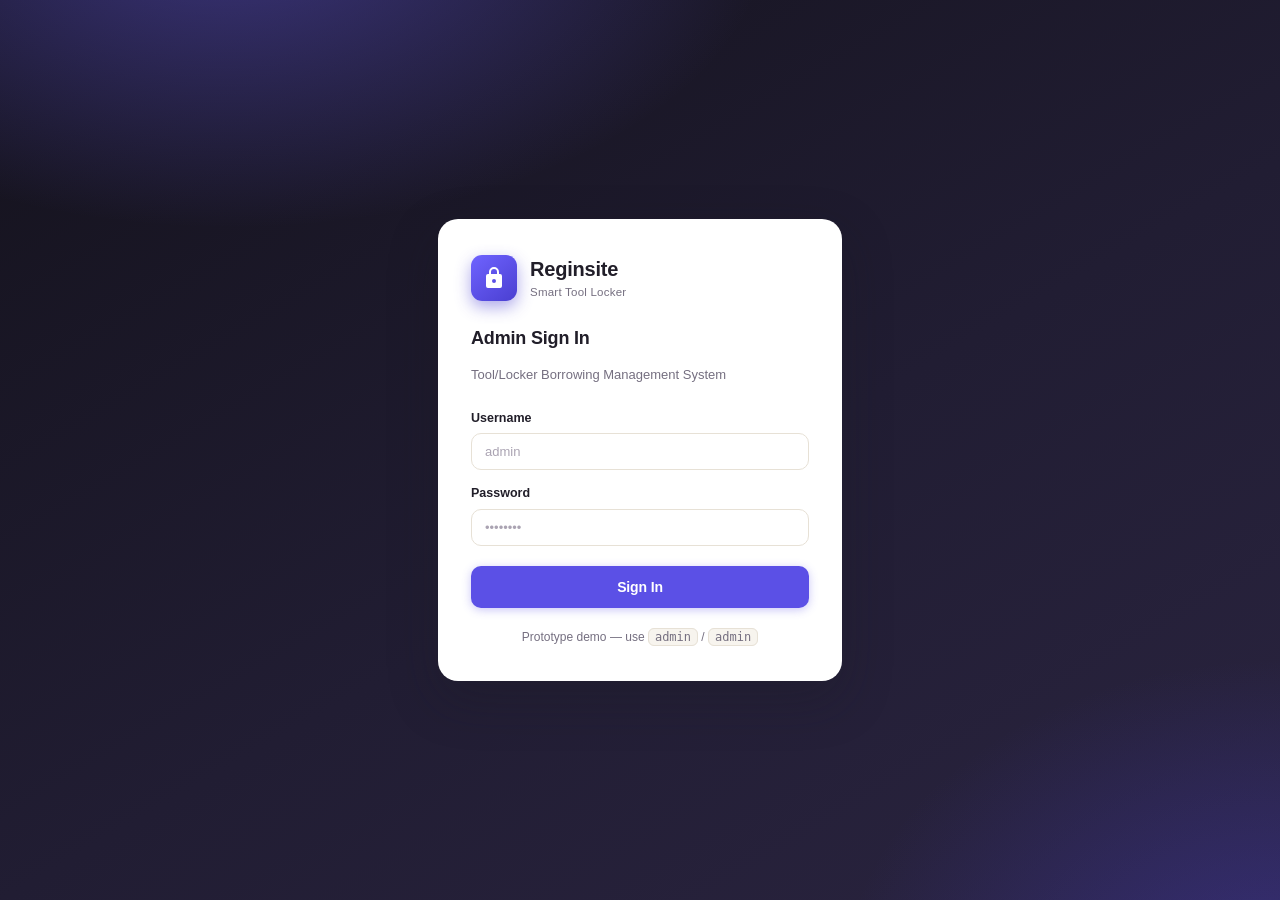
<file: index.html>
<!DOCTYPE html>
<html lang="en">
<head>
  <meta charset="UTF-8" />
  <meta name="viewport" content="width=device-width, initial-scale=1.0" />
  <title>Reginsite — Admin Login</title>
  <link rel="stylesheet" href="assets/css/styles.css" />
</head>
<body>
  <div class="login-wrap">
    <form class="login-card" id="loginForm" autocomplete="off">
      <div class="login-brand">
        <svg class="icon brand-icon" viewBox="0 0 24 24" aria-hidden="true">
          <path d="M18 8h-1V6A5 5 0 0 0 7 6v2H6a2 2 0 0 0-2 2v10a2 2 0 0 0 2 2h12a2 2 0 0 0 2-2V10a2 2 0 0 0-2-2zM9 6a3 3 0 0 1 6 0v2H9V6zm3 11a2 2 0 1 1 0-4 2 2 0 0 1 0 4z"/>
        </svg>
        <div>
          <div class="brand-name">Reginsite</div>
          <div class="brand-sub">Smart Tool Locker</div>
        </div>
      </div>

      <h2>Admin Sign In</h2>
      <p class="sub">Tool/Locker Borrowing Management System</p>

      <div class="login-err" id="loginErr">Invalid username or password.</div>

      <div class="field">
        <label for="user">Username</label>
        <input class="input" type="text" id="user" placeholder="admin" autocomplete="username" />
      </div>
      <div class="field">
        <label for="pass">Password</label>
        <input class="input" type="password" id="pass" placeholder="••••••••" autocomplete="current-password" />
      </div>

      <button class="btn btn-primary" type="submit">Sign In</button>

      <div class="login-hint">
        Prototype demo — use <code>admin</code> / <code>admin</code>
      </div>
    </form>
  </div>

  <script src="assets/js/api.js"></script>
  <script src="assets/js/app.js"></script>
  <script>
    // Already signed in? skip to dashboard.
    if (App.currentUser()) location.href = "dashboard.html";

    document.getElementById("loginForm").addEventListener("submit", function (e) {
      e.preventDefault();
      var u = document.getElementById("user").value.trim();
      var p = document.getElementById("pass").value;
      var err = document.getElementById("loginErr");
      var btn = document.querySelector(".login-card .btn-primary");
      err.classList.remove("show");
      btn.disabled = true; btn.textContent = "Signing in…";
      App.login(u, p).then(function () {
        location.href = "dashboard.html";
      })["catch"](function (ex) {
        if (ex.code === "no_db") { location.href = "api/install.php"; return; }
        err.textContent = ex.message || "Invalid username or password.";
        err.classList.add("show");
        btn.disabled = false; btn.textContent = "Sign In";
      });
    });
  </script>
</body>
</html>
</file>
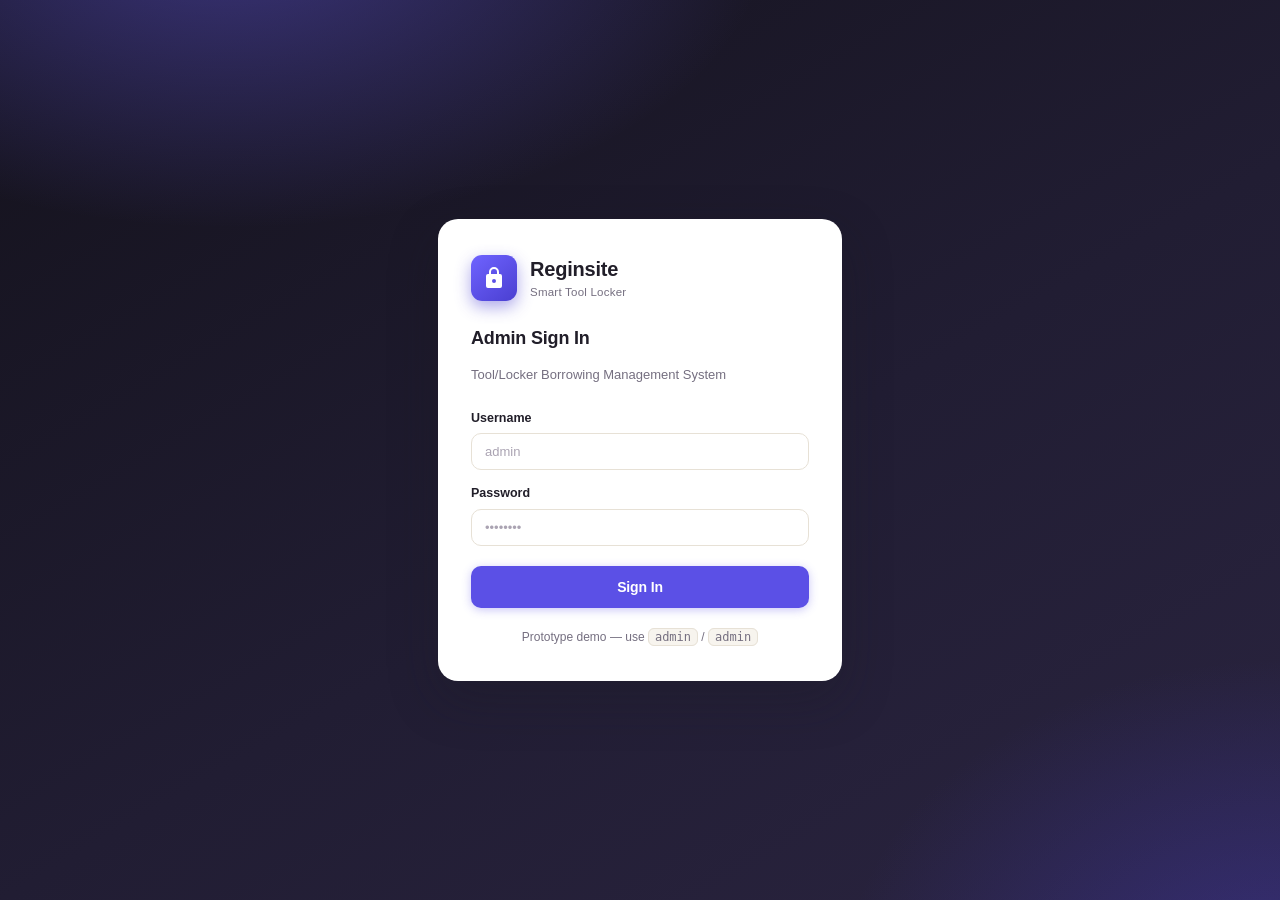
<file: banned.html>
<!DOCTYPE html>
<html lang="en">
<head>
  <meta charset="UTF-8" />
  <meta name="viewport" content="width=device-width, initial-scale=1.0" />
  <title>Banned Students — Reginsite</title>
  <link rel="stylesheet" href="assets/css/styles.css" />
</head>
<body data-page="banned">
  <div class="layout">
    <aside class="sidebar" id="sidebar"></aside>
    <div class="main">
      <header class="topbar" id="topbar"></header>
      <div class="content" id="page"></div>
    </div>
  </div>
  <script src="assets/js/api.js"></script>
  <script src="assets/js/app.js"></script>
  <script src="assets/js/pages.js"></script>
  <script>App.init(renderBanned);</script>
</body>
</html>
</file>
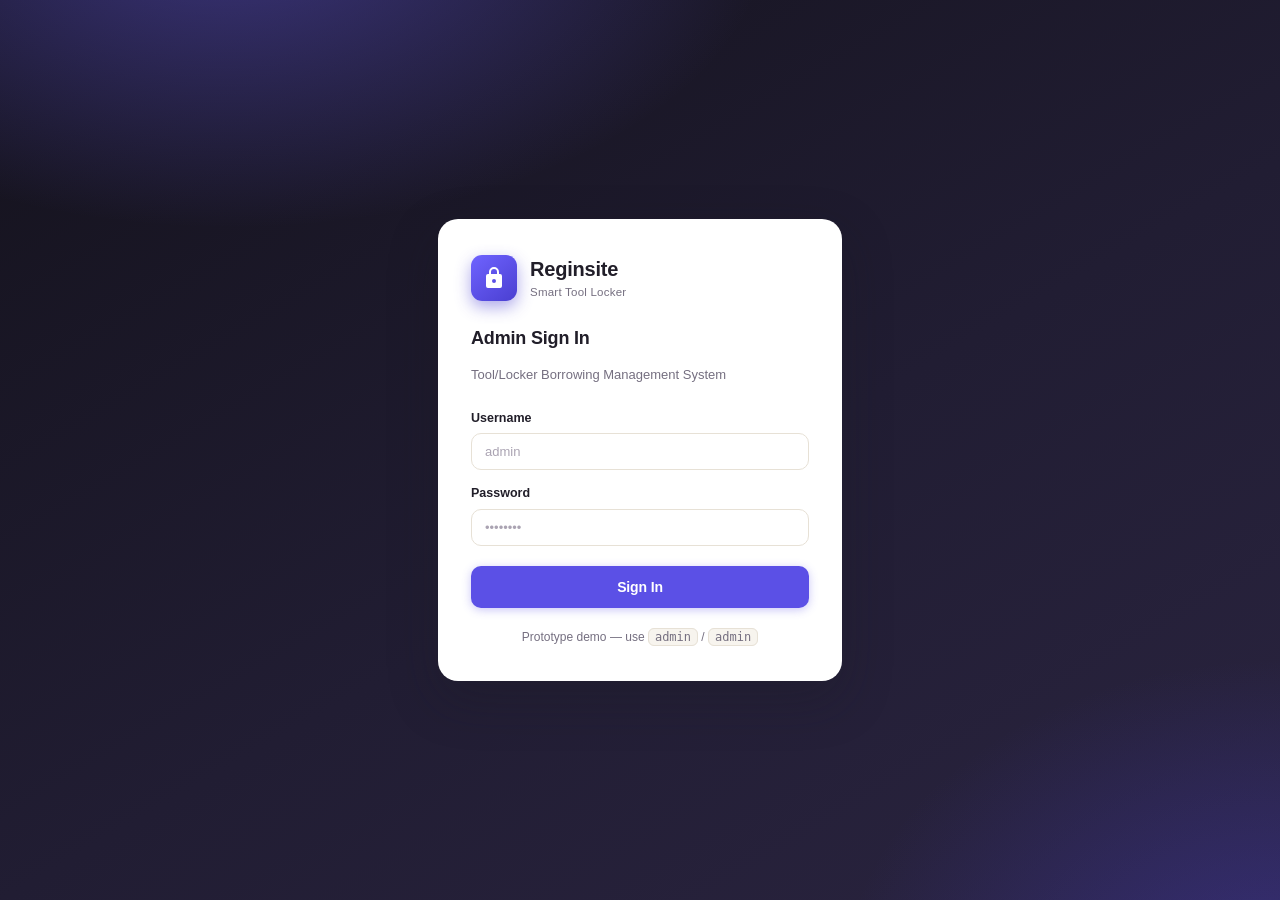
<file: borrow-log.html>
<!DOCTYPE html>
<html lang="en">
<head>
  <meta charset="UTF-8" />
  <meta name="viewport" content="width=device-width, initial-scale=1.0" />
  <title>Borrow Log — Reginsite</title>
  <link rel="stylesheet" href="assets/css/styles.css" />
</head>
<body data-page="borrow-log">
  <div class="layout">
    <aside class="sidebar" id="sidebar"></aside>
    <div class="main">
      <header class="topbar" id="topbar"></header>
      <div class="content" id="page"></div>
    </div>
  </div>
  <script src="assets/js/api.js"></script>
  <script src="assets/js/app.js"></script>
  <script src="assets/js/pages.js"></script>
  <script>App.init(renderBorrowLog);</script>
</body>
</html>
</file>
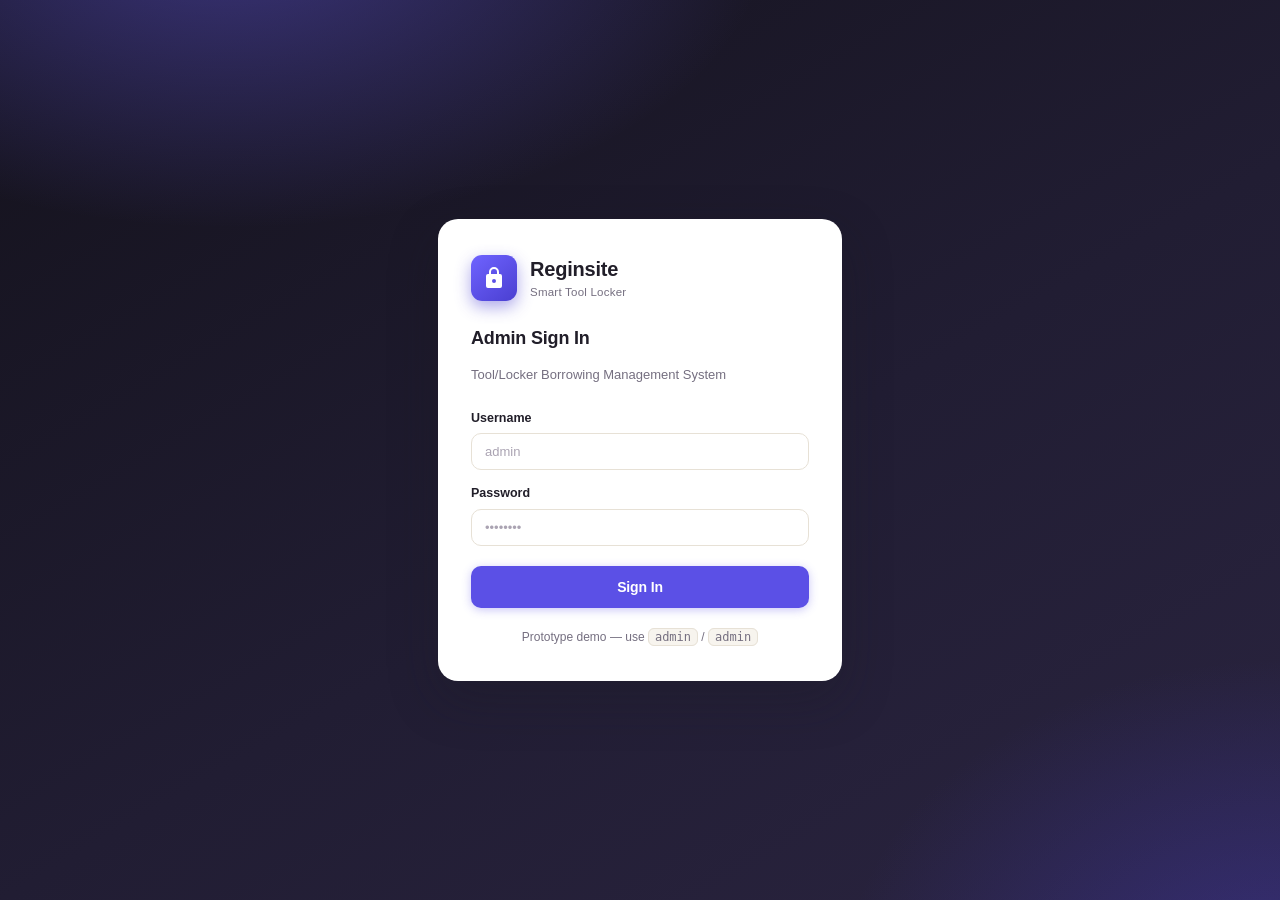
<file: dashboard.html>
<!DOCTYPE html>
<html lang="en">
<head>
  <meta charset="UTF-8" />
  <meta name="viewport" content="width=device-width, initial-scale=1.0" />
  <title>Dashboard — Reginsite</title>
  <link rel="stylesheet" href="assets/css/styles.css" />
</head>
<body data-page="dashboard">
  <div class="layout">
    <aside class="sidebar" id="sidebar"></aside>
    <div class="main">
      <header class="topbar" id="topbar"></header>
      <div class="content">
        <div class="hero">
          <div class="hero-text">
            <h2 class="hero-title">Welcome back, Administrator</h2>
            <p class="hero-sub">Live overview of tools, lockers, and student activity.</p>
          </div>
          <div class="hero-actions">
            <a class="btn btn-ghost btn-sm" href="terms.html">Terms &amp; Conditions</a>
            <a class="btn btn-primary btn-sm" href="inventory.html">+ Manage Inventory</a>
          </div>
        </div>

        <div class="kpi-grid" id="kpis"></div>

        <div class="dash-grid">
          <div class="dash-col">
            <div class="card">
              <div class="card-head">
                <h2>Locker Map</h2>
                <span class="hint" id="lockerLegend"></span>
              </div>
              <div class="card-body"><div class="locker-grid" id="lockerMap"></div></div>
            </div>
          </div>
          <div class="dash-col">
            <div class="card">
              <div class="card-head"><h2>Tool Inventory</h2><span class="hint" id="invTotal"></span></div>
              <div class="card-body" id="inventoryBreakdown"></div>
            </div>
            <div class="card">
              <div class="card-head"><h2>Alerts</h2><span class="count-pill" id="alertCount"></span></div>
              <div class="card-body" id="alerts"></div>
            </div>
            <div class="card">
              <div class="card-head"><h2>Recent Activity</h2><a class="hint" href="transactions.html">View all →</a></div>
              <div class="card-body"><div class="feed" id="feed"></div></div>
            </div>
          </div>
        </div>
      </div>
    </div>
  </div>

  <script src="assets/js/api.js"></script>
  <script src="assets/js/app.js"></script>
  <script src="assets/js/dashboard.js"></script>
  <script>App.init(renderDashboard);</script>
</body>
</html>
</file>
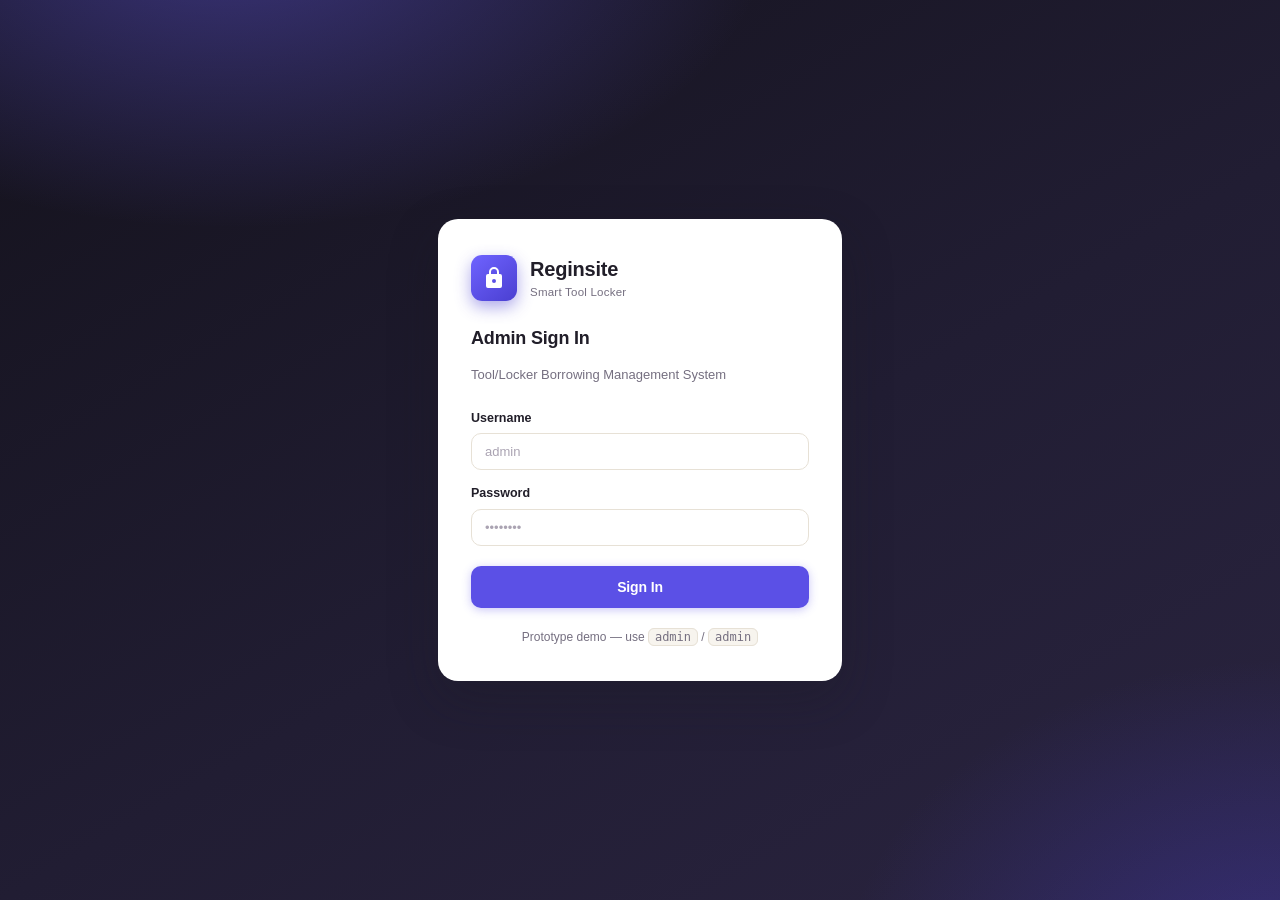
<file: inventory.html>
<!DOCTYPE html>
<html lang="en">
<head>
  <meta charset="UTF-8" />
  <meta name="viewport" content="width=device-width, initial-scale=1.0" />
  <title>Inventory — Reginsite</title>
  <link rel="stylesheet" href="assets/css/styles.css" />
</head>
<body data-page="inventory">
  <div class="layout">
    <aside class="sidebar" id="sidebar"></aside>
    <div class="main">
      <header class="topbar" id="topbar"></header>
      <div class="content" id="page"></div>
    </div>
  </div>
  <script src="assets/js/api.js"></script>
  <script src="assets/js/app.js"></script>
  <script src="assets/js/pages.js"></script>
  <script>App.init(renderInventory);</script>
</body>
</html>
</file>
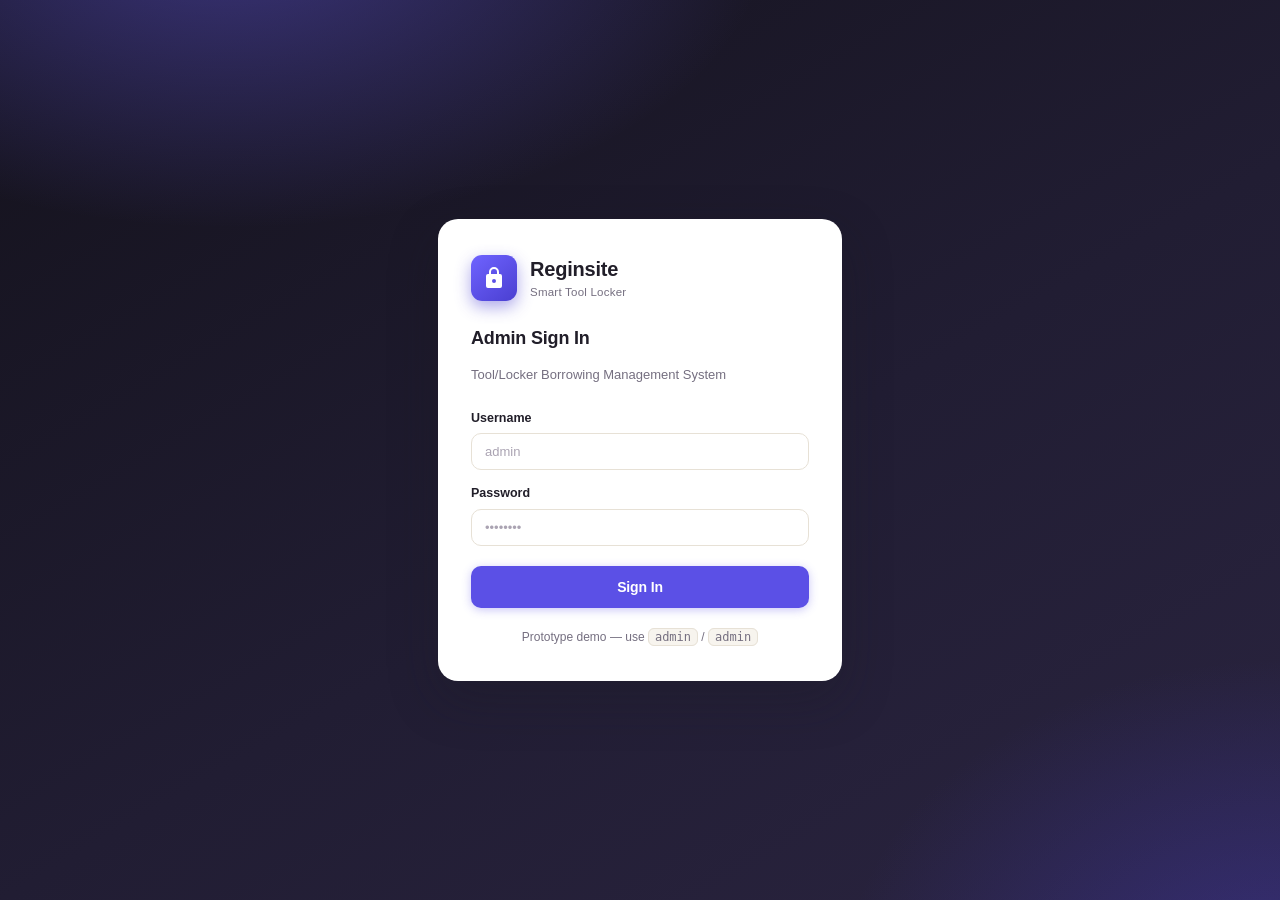
<file: return-log.html>
<!DOCTYPE html>
<html lang="en">
<head>
  <meta charset="UTF-8" />
  <meta name="viewport" content="width=device-width, initial-scale=1.0" />
  <title>Return Log — Reginsite</title>
  <link rel="stylesheet" href="assets/css/styles.css" />
</head>
<body data-page="return-log">
  <div class="layout">
    <aside class="sidebar" id="sidebar"></aside>
    <div class="main">
      <header class="topbar" id="topbar"></header>
      <div class="content" id="page"></div>
    </div>
  </div>
  <script src="assets/js/api.js"></script>
  <script src="assets/js/app.js"></script>
  <script src="assets/js/pages.js"></script>
  <script>App.init(renderReturnLog);</script>
</body>
</html>
</file>
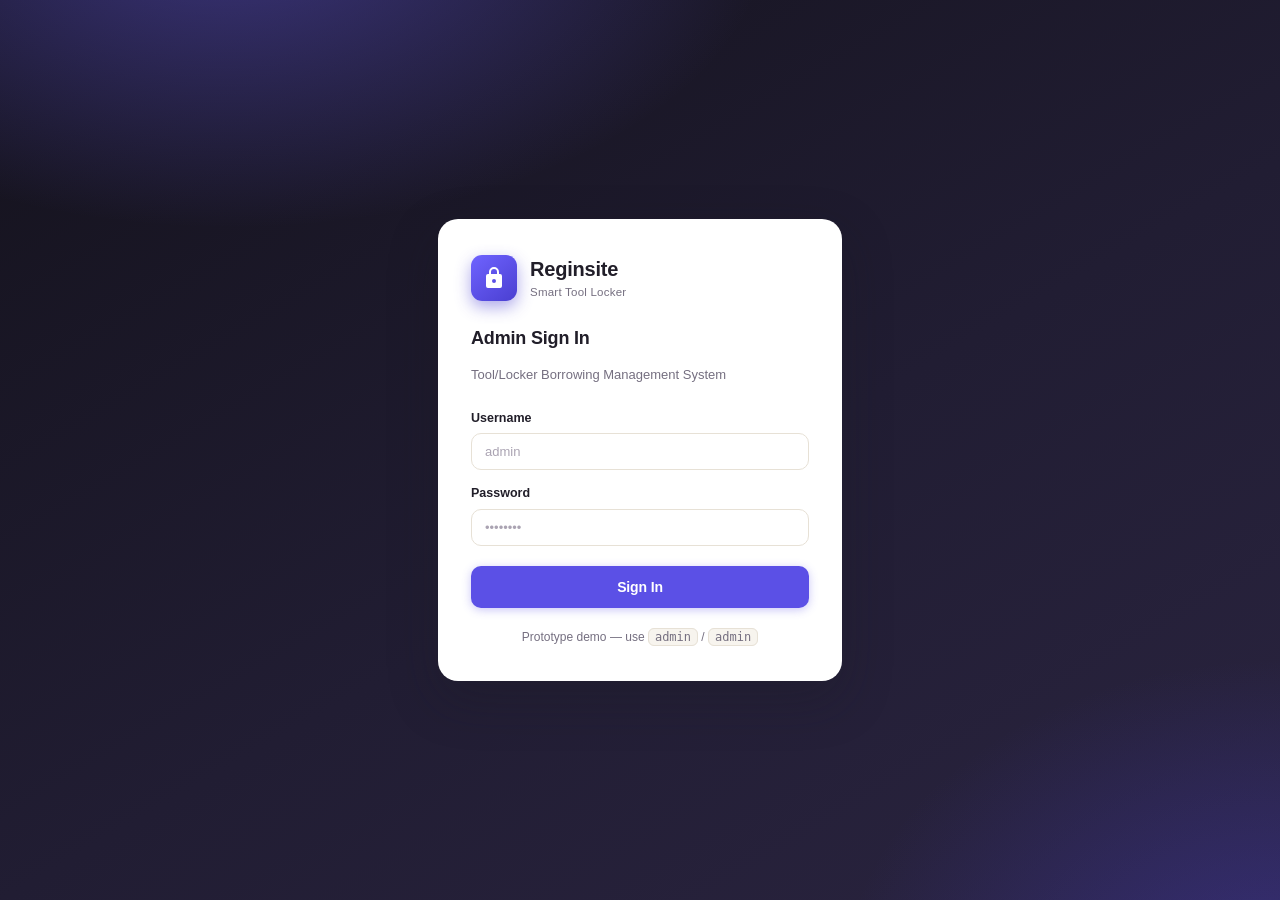
<file: students.html>
<!DOCTYPE html>
<html lang="en">
<head>
  <meta charset="UTF-8" />
  <meta name="viewport" content="width=device-width, initial-scale=1.0" />
  <title>Student Log — Reginsite</title>
  <link rel="stylesheet" href="assets/css/styles.css" />
</head>
<body data-page="students">
  <div class="layout">
    <aside class="sidebar" id="sidebar"></aside>
    <div class="main">
      <header class="topbar" id="topbar"></header>
      <div class="content" id="page"></div>
    </div>
  </div>
  <script src="assets/js/api.js"></script>
  <script src="assets/js/app.js"></script>
  <script src="assets/js/pages.js"></script>
  <script>App.init(renderStudents);</script>
</body>
</html>
</file>
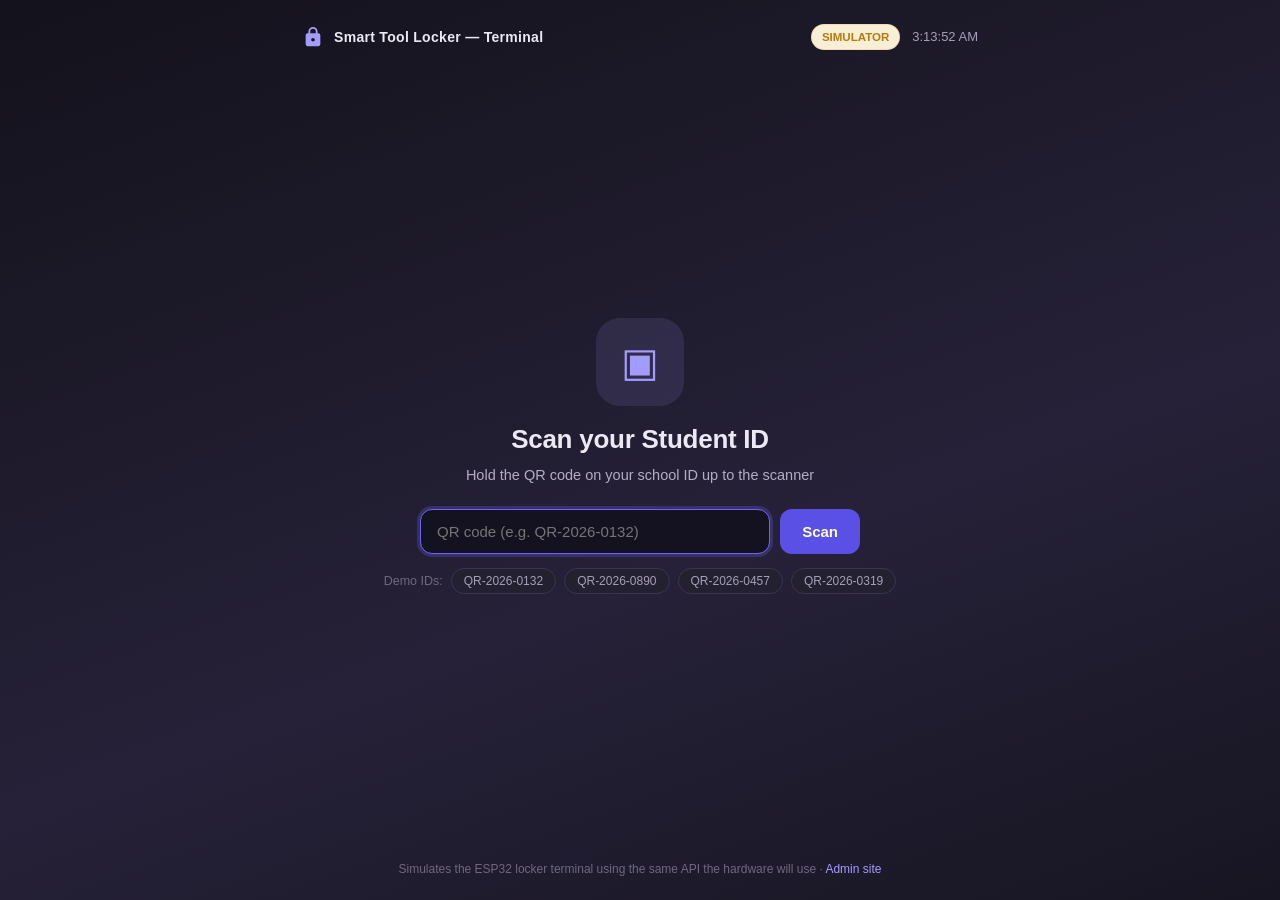
<file: terminal.html>
<!DOCTYPE html>
<html lang="en">
<head>
  <meta charset="UTF-8" />
  <meta name="viewport" content="width=device-width, initial-scale=1.0" />
  <title>Locker Terminal — Reginsite</title>
  <link rel="stylesheet" href="assets/css/styles.css" />
</head>
<body class="term-body">
  <div class="term-shell">
    <header class="term-top">
      <div class="term-brand">
        <svg class="icon" viewBox="0 0 24 24" aria-hidden="true">
          <path d="M18 8h-1V6A5 5 0 0 0 7 6v2H6a2 2 0 0 0-2 2v10a2 2 0 0 0 2 2h12a2 2 0 0 0 2-2V10a2 2 0 0 0-2-2zM9 6a3 3 0 0 1 6 0v2H9V6zm3 11a2 2 0 1 1 0-4 2 2 0 0 1 0 4z"/>
        </svg>
        <span>Smart Tool Locker — Terminal</span>
      </div>
      <div class="term-meta">
        <span class="badge badge-warn">SIMULATOR</span>
        <span id="termClock"></span>
      </div>
    </header>

    <main class="term-stage" id="stage"><!-- screens rendered by terminal.js --></main>

    <footer class="term-foot">
      Simulates the ESP32 locker terminal using the same API the hardware will use ·
      <a href="index.html">Admin site</a>
    </footer>
  </div>

  <script src="assets/js/terminal.js"></script>
</body>
</html>
</file>
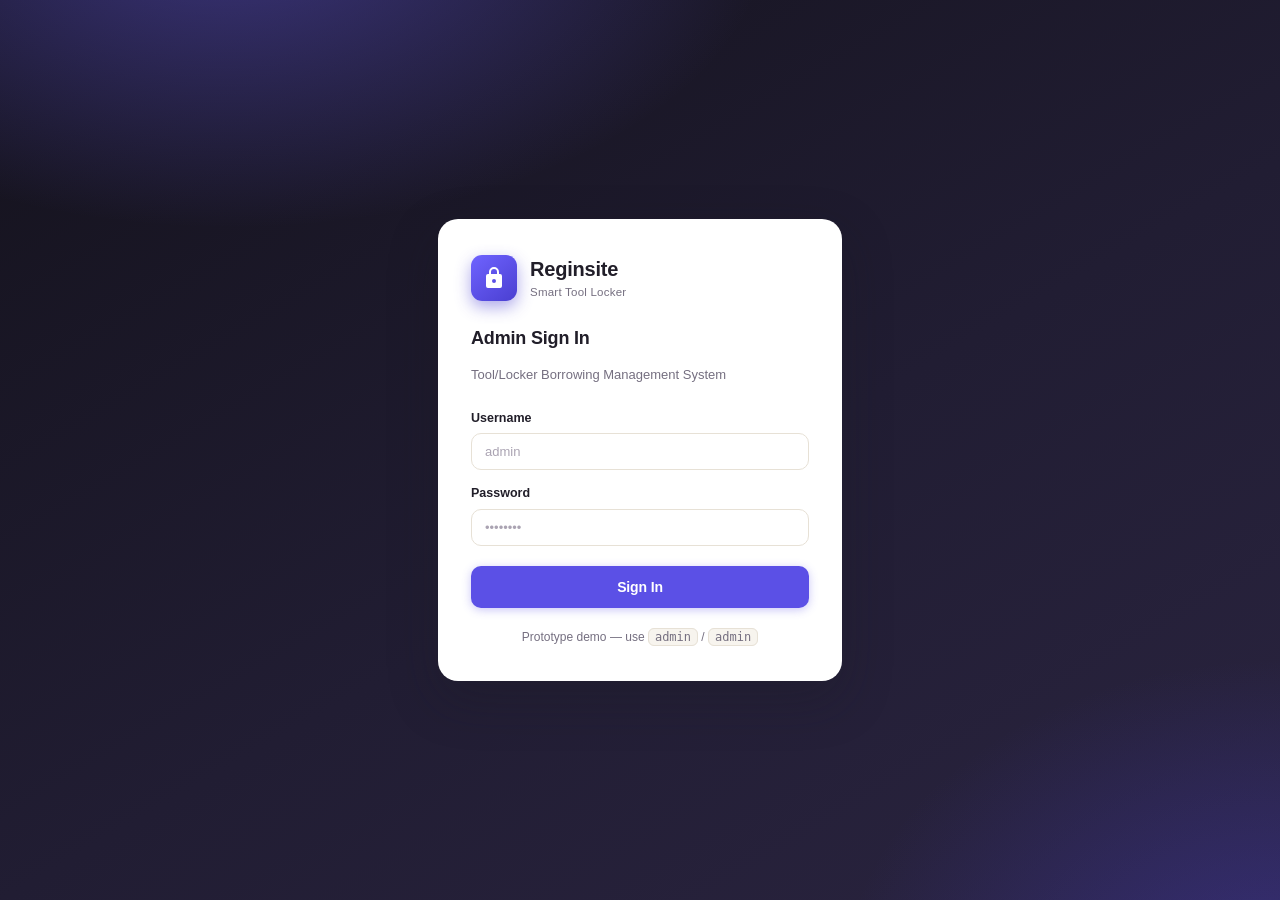
<file: terms.html>
<!DOCTYPE html>
<html lang="en">
<head>
  <meta charset="UTF-8" />
  <meta name="viewport" content="width=device-width, initial-scale=1.0" />
  <title>Terms &amp; Conditions — Reginsite</title>
  <link rel="stylesheet" href="assets/css/styles.css" />
</head>
<body data-page="terms">
  <div class="layout">
    <aside class="sidebar" id="sidebar"></aside>
    <div class="main">
      <header class="topbar" id="topbar"></header>
      <div class="content" id="page"></div>
    </div>
  </div>
  <script src="assets/js/api.js"></script>
  <script src="assets/js/app.js"></script>
  <script src="assets/js/pages.js"></script>
  <script>App.init(renderTerms);</script>
</body>
</html>
</file>
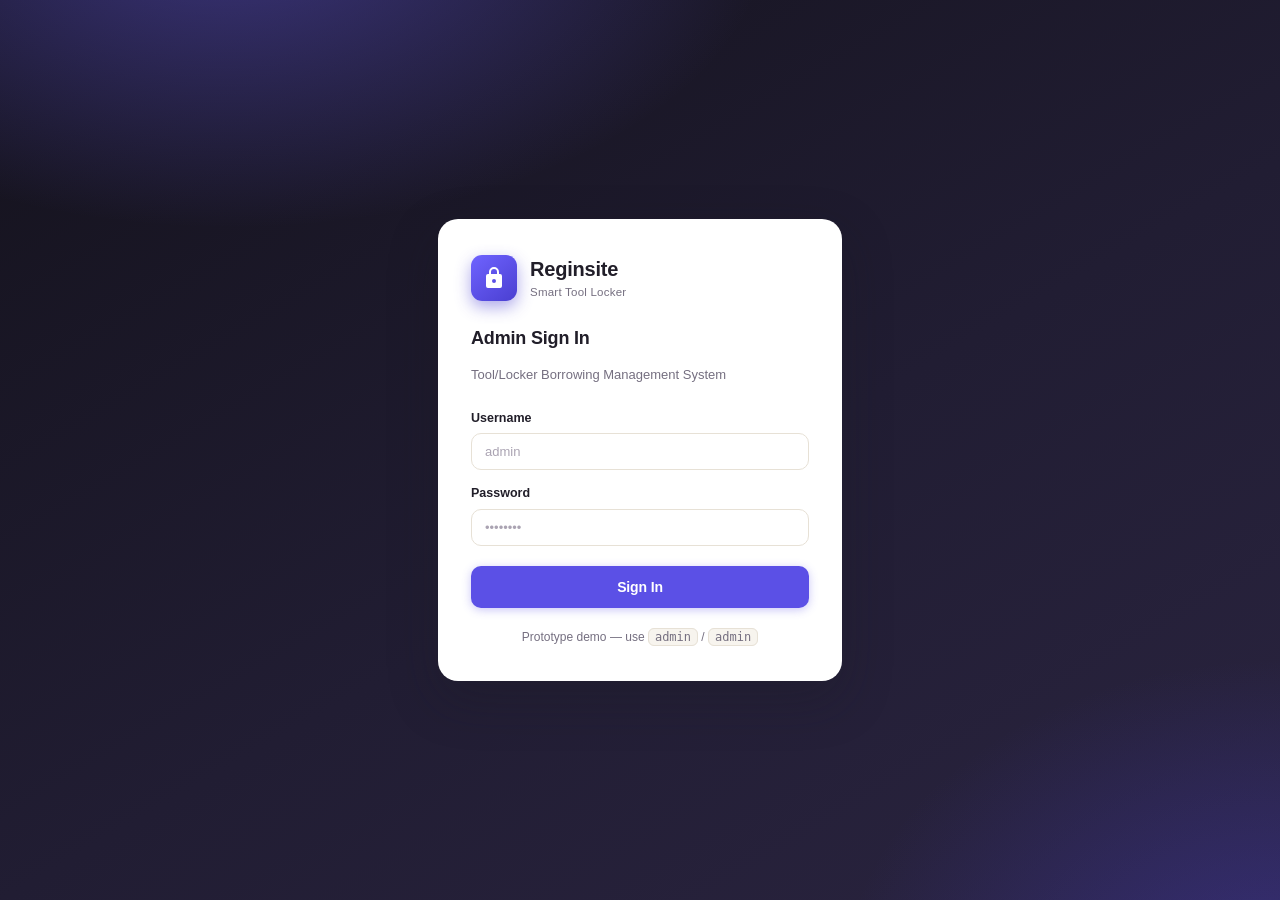
<file: transactions.html>
<!DOCTYPE html>
<html lang="en">
<head>
  <meta charset="UTF-8" />
  <meta name="viewport" content="width=device-width, initial-scale=1.0" />
  <title>Transaction Log — Reginsite</title>
  <link rel="stylesheet" href="assets/css/styles.css" />
</head>
<body data-page="transactions">
  <div class="layout">
    <aside class="sidebar" id="sidebar"></aside>
    <div class="main">
      <header class="topbar" id="topbar"></header>
      <div class="content" id="page"></div>
    </div>
  </div>
  <script src="assets/js/api.js"></script>
  <script src="assets/js/app.js"></script>
  <script src="assets/js/pages.js"></script>
  <script>App.init(renderTransactions);</script>
</body>
</html>
</file>
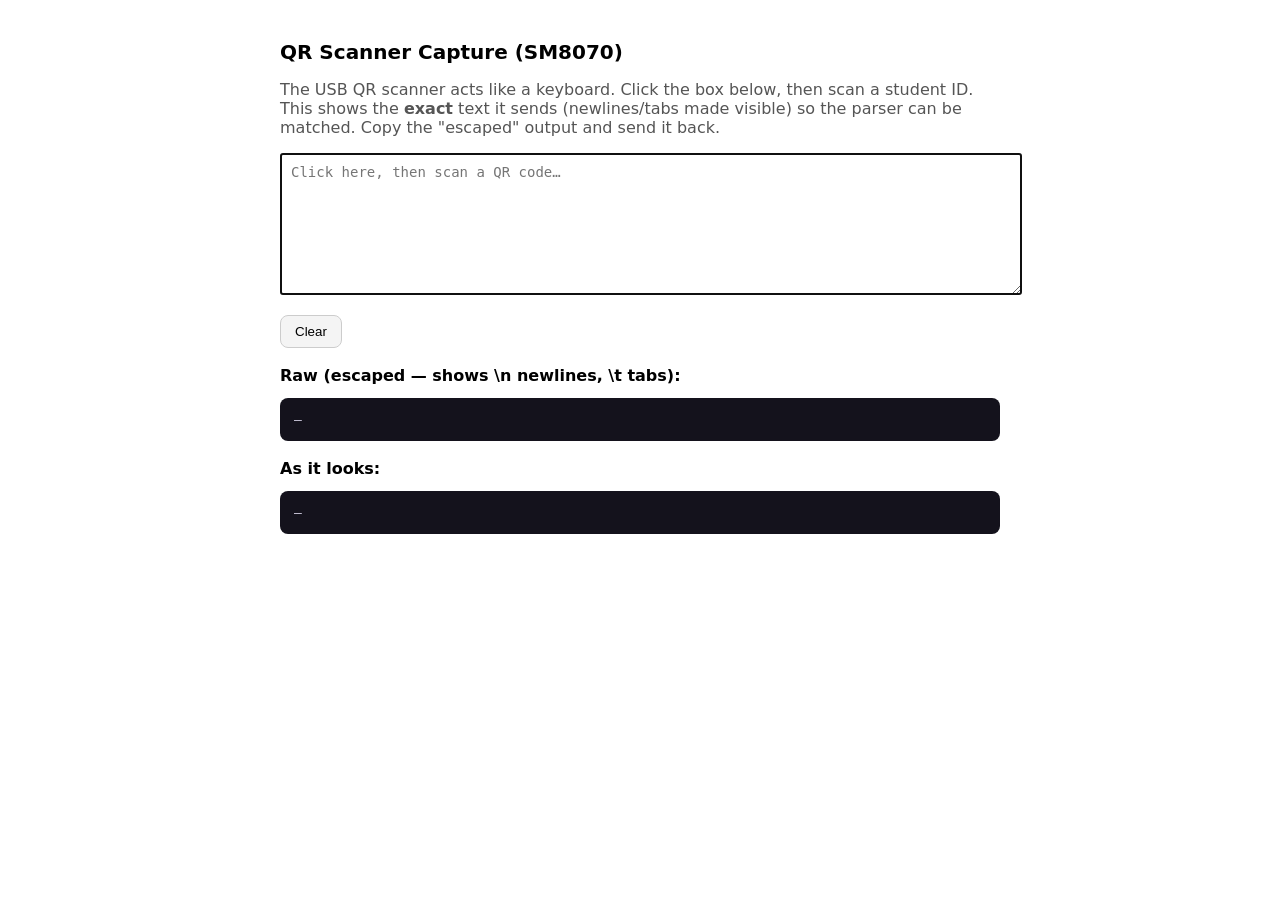
<file: firmware/tests/qr_capture.html>
<!DOCTYPE html>
<html lang="en">
<head>
  <meta charset="UTF-8" />
  <meta name="viewport" content="width=device-width, initial-scale=1.0" />
  <title>QR Scanner Capture — reginsite</title>
  <style>
    body { font-family: system-ui, Segoe UI, Arial, sans-serif; max-width: 720px; margin: 40px auto; padding: 0 16px; }
    h1 { font-size: 20px; } p { color: #555; }
    textarea { width: 100%; height: 120px; font-family: Consolas, monospace; font-size: 14px; padding: 10px; }
    pre { background: #14121c; color: #d8d3e8; padding: 14px; border-radius: 8px; white-space: pre-wrap; word-break: break-all; }
    .btn { padding: 8px 14px; border: 1px solid #ccc; border-radius: 8px; background: #f4f4f4; cursor: pointer; }
    .lbl { font-weight: 600; margin-top: 18px; }
  </style>
</head>
<body>
  <h1>QR Scanner Capture (SM8070)</h1>
  <p>The USB QR scanner acts like a keyboard. Click the box below, then scan a student ID.
     This shows the <b>exact</b> text it sends (newlines/tabs made visible) so the parser can be
     matched. Copy the "escaped" output and send it back.</p>

  <textarea id="box" placeholder="Click here, then scan a QR code…" autofocus></textarea>
  <p><button class="btn" onclick="clearAll()">Clear</button></p>

  <div class="lbl">Raw (escaped — shows \n newlines, \t tabs):</div>
  <pre id="escaped">—</pre>

  <div class="lbl">As it looks:</div>
  <pre id="plain">—</pre>

  <script>
    var box = document.getElementById("box");
    function render() {
      var v = box.value;
      document.getElementById("escaped").textContent = JSON.stringify(v);
      document.getElementById("plain").textContent = v || "—";
    }
    function clearAll() { box.value = ""; render(); box.focus(); }
    box.addEventListener("input", render);
    box.addEventListener("keydown", function (e) {
      // let Enter/Tab register as characters instead of moving focus / submitting
      if (e.key === "Tab") { e.preventDefault(); box.value += "\t"; render(); }
    });
  </script>
</body>
</html>
</file>
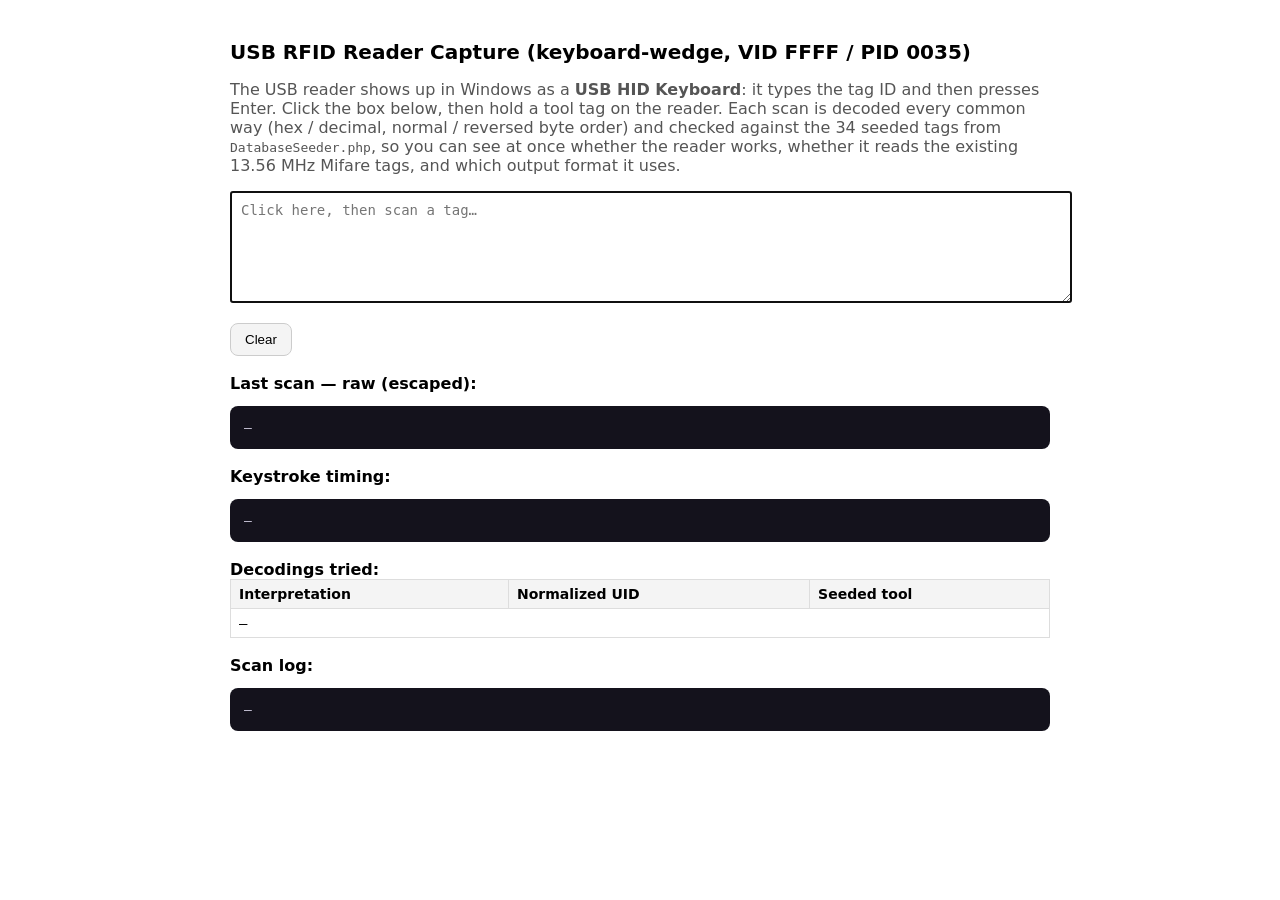
<file: firmware/tests/rfid_usb_capture.html>
<!DOCTYPE html>
<html lang="en">
<head>
  <meta charset="UTF-8" />
  <meta name="viewport" content="width=device-width, initial-scale=1.0" />
  <title>USB RFID Reader Capture — reginsite</title>
  <style>
    body { font-family: system-ui, Segoe UI, Arial, sans-serif; max-width: 820px; margin: 40px auto; padding: 0 16px; }
    h1 { font-size: 20px; } p { color: #555; }
    textarea { width: 100%; height: 90px; font-family: Consolas, monospace; font-size: 14px; padding: 10px; }
    pre { background: #14121c; color: #d8d3e8; padding: 14px; border-radius: 8px; white-space: pre-wrap; word-break: break-all; }
    table { border-collapse: collapse; width: 100%; font-size: 14px; }
    th, td { border: 1px solid #ddd; padding: 6px 8px; text-align: left; font-family: Consolas, monospace; }
    th { background: #f4f4f4; font-family: system-ui, sans-serif; }
    tr.hit td { background: #e6f7e6; font-weight: 600; }
    .btn { padding: 8px 14px; border: 1px solid #ccc; border-radius: 8px; background: #f4f4f4; cursor: pointer; }
    .lbl { font-weight: 600; margin-top: 18px; }
    .ok { color: #1a7f37; } .bad { color: #b42318; }
  </style>
</head>
<body>
  <h1>USB RFID Reader Capture (keyboard-wedge, VID FFFF / PID 0035)</h1>
  <p>The USB reader shows up in Windows as a <b>USB HID Keyboard</b>: it types the tag ID and then
     presses Enter. Click the box below, then hold a tool tag on the reader. Each scan is decoded
     every common way (hex / decimal, normal / reversed byte order) and checked against the
     34 seeded tags from <code>DatabaseSeeder.php</code>, so you can see at once whether the
     reader works, whether it reads the existing 13.56 MHz Mifare tags, and which output format
     it uses.</p>

  <textarea id="box" placeholder="Click here, then scan a tag…" autofocus></textarea>
  <p><button class="btn" onclick="clearAll()">Clear</button></p>

  <div class="lbl">Last scan — raw (escaped):</div>
  <pre id="escaped">—</pre>

  <div class="lbl">Keystroke timing:</div>
  <pre id="timing">—</pre>

  <div class="lbl">Decodings tried:</div>
  <table>
    <thead><tr><th>Interpretation</th><th>Normalized UID</th><th>Seeded tool</th></tr></thead>
    <tbody id="decodes"><tr><td colspan="3">—</td></tr></tbody>
  </table>

  <div class="lbl">Scan log:</div>
  <pre id="log">—</pre>

  <script>
    // Seeded tags, verbatim from laravel/database/seeders/DatabaseSeeder.php.
    var SEED = {
      1:  ['Pliers',          ['E5:77:7B:06', 'CD:5B:7B:06', '93:0E:79:06', '25:F8:7A:06']],
      2:  ['Side Cutter',     ['1A:D9:78:06', '5C:D8:7A:06', 'BA:F0:7B:06', '63:75:7B:06']],
      3:  ['Wire Crimper',    ['CB:56:CF:83', '63:98:66:06', 'E1:C9:66:06', '87:3A:7C:06']],
      4:  ['Clamp Meter',     ['CE:B8:7C:06', '4E:B0:78:06', 'D6:42:7B:06', '72:8B:79:06']],
      5:  ['Meter Tape',      ['C5:CB:7A:06', '0D:6B:7A:06', 'F4:38:7C:06', 'DE:73:7B:06']],
      6:  ['Screwdriver Set', ['F2:01:7A:06', '0C:D7:7B:06', '81:1C:7B:06', '8C:B3:7C:06']],
      7:  ['Wire Stripper',   ['1E:3C:78:06', '74:D6:7B:06', '56:CD:7C:06', '3B:86:7C:06']],
      8:  ['Soldering Iron',  ['A7:45:64:06', 'E9:8C:7B:06', 'B7:5D:7A:06', 'DB:F0:7B:06']],
      9:  ['Makita Drill',    ['92:E0:7C:06']],
      10: ['Makita Drill',    ['41:3A:78:06']]
    };
    // Same normalization as Tool::normTag(): strip separators, uppercase.
    function norm(s) { return String(s).replace(/[^0-9A-Fa-f]/g, '').toUpperCase(); }
    var TAGS = {};
    Object.keys(SEED).forEach(function (cab) {
      var name = SEED[cab][0];
      SEED[cab][1].forEach(function (uid, i) {
        var no = (cab == 10) ? 2 : i + 1;
        TAGS[norm(uid)] = name + ' ' + no + '  (cabinet ' + cab + ')';
      });
    });

    function reverseBytes(hex) {
      var out = '';
      for (var i = hex.length - 2; i >= 0; i -= 2) out += hex.substr(i, 2);
      return out;
    }
    function decToHex(dec, minBytes) {
      var h = BigInt(dec).toString(16).toUpperCase();
      if (h.length % 2) h = '0' + h;
      while (h.length < minBytes * 2) h = '0' + h;
      return h;
    }

    // Every plausible way a wedge reader might have encoded a 4-byte Mifare UID.
    function decodings(raw) {
      var s = raw.trim(), out = [];
      function add(label, hex) { out.push([label, hex, TAGS[hex] || '']); }

      if (/^[0-9A-Fa-f]+$/.test(s) && s.length >= 8) {
        var h = s.toUpperCase();
        add('hex as typed', h);
        add('hex, bytes reversed', reverseBytes(h));
        if (h.length > 8) {
          add('hex, last 4 bytes', h.slice(-8));
          add('hex, last 4 bytes reversed', reverseBytes(h.slice(-8)));
        }
      }
      if (/^\d+$/.test(s)) {
        var h4 = decToHex(s, 4);
        add('decimal → hex (big-endian)', h4);
        add('decimal → hex, bytes reversed', reverseBytes(h4));
        if (h4.length > 8) {
          add('decimal → hex, low 4 bytes', h4.slice(-8));
          add('decimal → hex, low 4 bytes reversed', reverseBytes(h4.slice(-8)));
        }
      }
      // "facility,card" style: 3-digit + 5-digit (or comma / space separated)
      var m = s.match(/^(\d{1,5})[,\s](\d{1,5})$/);
      if (m) {
        var hi = decToHex(m[1], 1), lo = decToHex(m[2], 2);
        add('facility,card → hex', (hi + lo).padStart(8, '0'));
        add('facility,card → hex, reversed', reverseBytes((hi + lo).padStart(8, '0')));
      }
      if (/[^0-9A-Fa-f]/.test(s)) {
        var n = norm(s);
        if (n.length >= 8) { add('separators stripped', n); add('separators stripped, reversed', reverseBytes(n)); }
      }
      return out;
    }

    var box = document.getElementById('box');
    var stamps = [];       // keydown timestamps for the scan in progress
    var scans = [];

    function render(raw) {
      document.getElementById('escaped').textContent = JSON.stringify(raw);

      var t = '';
      if (stamps.length > 1) {
        var gaps = [];
        for (var i = 1; i < stamps.length; i++) gaps.push(stamps[i] - stamps[i - 1]);
        t = 'keys: ' + stamps.length +
            '   burst: ' + Math.round(stamps[stamps.length - 1] - stamps[0]) + ' ms' +
            '   max gap between keys: ' + Math.round(Math.max.apply(null, gaps)) + ' ms' +
            '   (a wedge parser can safely time out after ~' + Math.max(50, Math.round(Math.max.apply(null, gaps) * 3)) + ' ms)';
      }
      document.getElementById('timing').textContent = t || '—';

      var rows = decodings(raw), tb = document.getElementById('decodes');
      tb.innerHTML = '';
      if (!rows.length) tb.innerHTML = '<tr><td colspan="3">No recognisable format (' + raw.length + ' chars)</td></tr>';
      rows.forEach(function (r) {
        var tr = document.createElement('tr');
        if (r[2]) tr.className = 'hit';
        tr.innerHTML = '<td>' + r[0] + '</td><td>' + r[1] + '</td><td>' + (r[2] || '<span class="bad">no match</span>') + '</td>';
        tb.appendChild(tr);
      });

      var hit = rows.filter(function (r) { return r[2]; })[0];
      scans.push(new Date().toLocaleTimeString() + '  ' + JSON.stringify(raw) +
                 (hit ? '  ✔ ' + hit[2] + '  [' + hit[0] + ']' : '  ✘ not a seeded tag'));
      document.getElementById('log').textContent = scans.join('\n');
    }

    function clearAll() { box.value = ''; stamps = []; box.focus(); }

    box.addEventListener('keydown', function (e) {
      if (e.key === 'Tab') { e.preventDefault(); box.value += '\t'; return; }
      if (e.key === 'Enter') {
        e.preventDefault();
        var raw = box.value;
        if (raw.length) render(raw);
        box.value = ''; stamps = [];
        return;
      }
      if (e.key.length === 1) stamps.push(performance.now());
    });
  </script>
</body>
</html>
</file>
<file: assets/css/styles.css>
/* ============================================================================
   reginsite — Admin theme  ·  "Warm Paper / Indigo Ink"  (vanilla, no CDNs)
   Refined light: warm neutrals, a confident indigo-violet accent, hairline
   borders and tight shadows instead of the stock soft-blue admin look.
   ========================================================================== */
:root {
  /* Warm neutral canvas — the warmth is what stops it reading as generic */
  --bg:        #f1eee7;
  --surface:   #ffffff;
  --surface-2: #f7f4ee;
  --surface-3: #efeae1;

  /* Warm-tinted near-black sidebar (espresso, not navy) */
  --sidebar:   #1a1822;
  --sidebar-2: #272433;
  --sidebar-tx:#b9b3c4;

  /* Indigo-violet accent — distinct from every status hue */
  --primary:   #5b50e6;
  --primary-d: #4a3fd1;
  --primary-l: #ece9fd;

  --text:      #211e29;   /* warm ink */
  --muted:     #756f80;   /* warm gray */
  --border:    #e7e1d6;   /* warm hairline */
  --border-2:  #ded7c9;

  --ok:        #0f9d6b;   --ok-bg:   #e4f5ed;
  --warn:      #b9790f;   --warn-bg: #f9efd6;
  --danger:    #db4a43;   --danger-bg:#fbe6e4;
  --info:      #5b50e6;   --info-bg: #ece9fd;

  --led-red:   #f0463e;   --led-green:#21c275; --led-off:#5a5568;

  --radius:    16px;
  --radius-sm: 10px;
  --radius-xs: 8px;

  /* Tight, layered shadows — low blur reads as "crafted", not "AI glow" */
  --shadow:    0 1px 1px rgba(33,30,41,.04), 0 2px 6px rgba(33,30,41,.05);
  --shadow-md: 0 4px 14px rgba(33,30,41,.08);
  --shadow-lg: 0 18px 50px rgba(26,24,34,.28);
  --ring:      0 0 0 3px rgba(91,80,230,.16);

  --font: "Inter", -apple-system, BlinkMacSystemFont, "Segoe UI", Roboto, Helvetica, Arial, sans-serif;
  --mono: "SF Mono", ui-monospace, "Cascadia Code", "Roboto Mono", Menlo, Consolas, monospace;
}

* { box-sizing: border-box; }
html, body { margin: 0; padding: 0; }
body {
  font-family: var(--font);
  color: var(--text);
  background: var(--bg);
  font-size: 14px;
  line-height: 1.5;
  -webkit-font-smoothing: antialiased;
  -moz-osx-font-smoothing: grayscale;
}
h1, h2, h3 { margin: 0; font-weight: 680; letter-spacing: -.01em; }
a { color: inherit; text-decoration: none; }
.icon { width: 18px; height: 18px; fill: currentColor; flex: none; }
::selection { background: rgba(91,80,230,.22); }

/* Warm, slim scrollbars */
* { scrollbar-width: thin; scrollbar-color: var(--border-2) transparent; }
*::-webkit-scrollbar { width: 10px; height: 10px; }
*::-webkit-scrollbar-thumb { background: var(--border-2); border-radius: 20px; border: 3px solid transparent; background-clip: content-box; }
*::-webkit-scrollbar-thumb:hover { background: #cbc2b1; background-clip: content-box; }

/* ---- Layout ------------------------------------------------------------- */
.layout { display: flex; min-height: 100vh; }
.sidebar {
  width: 250px; flex: none; background: var(--sidebar); color: var(--sidebar-tx);
  display: flex; flex-direction: column; position: sticky; top: 0; height: 100vh;
}
.main { flex: 1; min-width: 0; display: flex; flex-direction: column; }
.content { padding: 28px 32px 56px; max-width: 1420px; width: 100%; }

/* ---- Brand + nav -------------------------------------------------------- */
.brand { display: flex; align-items: center; gap: 12px; padding: 22px 22px 18px; }
.brand-icon { width: 36px; height: 36px; padding: 8px; border-radius: 11px;
  background: linear-gradient(140deg, #6f63ff, #4a3fd1); fill: #fff;
  box-shadow: 0 6px 16px rgba(74,63,209,.45); }
.brand-name { font-weight: 720; font-size: 16px; color: #fff; letter-spacing: -.01em; }
.brand-sub  { font-size: 11.5px; color: #7d7790; letter-spacing: .02em; }
.nav { display: flex; flex-direction: column; gap: 3px; padding: 8px 14px; overflow-y: auto; flex: 1; }
.nav-item {
  display: flex; align-items: center; gap: 12px; padding: 10px 13px; border-radius: 10px;
  color: #9a93a9; font-weight: 540; position: relative;
  transition: background .16s ease, color .16s ease, transform .12s ease;
}
.nav-item .icon { width: 18px; height: 18px; opacity: .85; }
.nav-item:hover { background: var(--sidebar-2); color: #fff; }
.nav-item.active { background: linear-gradient(100deg, rgba(91,80,230,.30), rgba(91,80,230,.06)); color: #fff; }
.nav-item.active .icon { opacity: 1; color: #b7afff; }
.nav-item.active::before { content: ""; position: absolute; left: -2px; top: 9px; bottom: 9px; width: 3px;
  border-radius: 0 3px 3px 0; background: linear-gradient(#7f74ff, var(--primary)); }
.nav-count { margin-left: auto; background: var(--primary); color: #fff; font-size: 11px; font-weight: 700;
  min-width: 20px; height: 20px; border-radius: 10px; display: inline-flex; align-items: center; justify-content: center; padding: 0 6px; }
.nav-count.warn { background: var(--danger); box-shadow: 0 0 0 3px rgba(219,74,67,.18); }
.sidebar-foot { padding: 16px 22px; font-size: 11px; color: #615b72; border-top: 1px solid rgba(255,255,255,.07); letter-spacing: .02em; }

/* ---- Topbar ------------------------------------------------------------- */
.topbar {
  height: 66px; background: rgba(255,255,255,.82); backdrop-filter: saturate(140%) blur(8px);
  border-bottom: 1px solid var(--border);
  display: flex; align-items: center; justify-content: space-between; padding: 0 32px;
  position: sticky; top: 0; z-index: 20;
}
.topbar-title { display: flex; align-items: center; gap: 12px; }
.topbar h1 { font-size: 19px; }
.menu-toggle { display: none; background: none; border: none; font-size: 22px; cursor: pointer; color: var(--text); }
.topbar-right { display: flex; align-items: center; gap: 14px; }
.admin-chip { display: flex; align-items: center; gap: 10px; padding: 5px 6px 5px 5px; border-radius: 30px;
  border: 1px solid var(--border); background: var(--surface); }
.avatar { width: 34px; height: 34px; border-radius: 50%; background: linear-gradient(140deg, #6f63ff, #4a3fd1);
  color: #fff; font-size: 13px; font-weight: 700; display: inline-flex; align-items: center; justify-content: center; }
.admin-meta { display: flex; flex-direction: column; line-height: 1.2; padding-right: 6px; }
.admin-meta strong { font-size: 13px; } .admin-meta small { color: var(--muted); font-size: 11.5px; }

/* ---- Buttons ------------------------------------------------------------ */
.btn { display: inline-flex; align-items: center; gap: 7px; padding: 9px 15px; border-radius: 10px;
  border: 1px solid transparent; font-family: inherit; font-size: 13px; font-weight: 620; cursor: pointer;
  letter-spacing: -.01em; transition: background .15s, border-color .15s, box-shadow .15s, transform .05s; }
.btn:active { transform: translateY(1px); }
.btn .icon { width: 16px; height: 16px; }
.btn-primary { background: var(--primary); color: #fff; box-shadow: 0 2px 10px rgba(91,80,230,.32); }
.btn-primary:hover { background: var(--primary-d); box-shadow: 0 4px 16px rgba(91,80,230,.40); }
.btn-ghost { background: var(--surface); border-color: var(--border); color: var(--text); }
.btn-ghost:hover { background: var(--surface-2); border-color: var(--border-2); }
.btn-sm { padding: 7px 12px; font-size: 12.5px; }
.btn-danger { background: var(--danger); color: #fff; box-shadow: 0 2px 10px rgba(219,74,67,.30); }
.btn-danger:hover { background: #c63d37; }

/* ---- Cards / page bits -------------------------------------------------- */
.page-head { display: flex; align-items: center; justify-content: space-between; gap: 16px; margin-bottom: 20px; flex-wrap: wrap; }
.page-head .sub { color: var(--muted); font-size: 13.5px; margin-top: 3px; }
.card { background: var(--surface); border: 1px solid var(--border); border-radius: var(--radius); box-shadow: var(--shadow); }
.card-head { display: flex; align-items: center; justify-content: space-between; gap: 12px;
  padding: 16px 20px; border-bottom: 1px solid var(--border); }
.card-head h2 { font-size: 15px; } .card-head .hint { color: var(--muted); font-size: 12.5px; font-weight: 560; }
.card-head a.hint:hover { color: var(--primary); }
.card-body { padding: 20px; }
.section-title { font-size: 12px; font-weight: 720; text-transform: uppercase; letter-spacing: .09em;
  color: var(--muted); margin: 28px 0 14px; display: flex; align-items: center; gap: 10px; }
.section-title::after { content: ""; flex: 1; height: 1px; background: linear-gradient(90deg, var(--border), transparent); }

/* ---- KPI cards ---------------------------------------------------------- */
.kpi-grid { display: grid; grid-template-columns: repeat(5, 1fr); gap: 16px; }
.kpi { background: var(--surface); border: 1px solid var(--border); border-radius: var(--radius);
  padding: 18px 18px 16px; box-shadow: var(--shadow); position: relative; overflow: hidden;
  transition: box-shadow .18s ease, transform .12s ease; }
.kpi::before { content: ""; position: absolute; top: 0; left: 0; right: 0; height: 3px;
  background: var(--border-2); opacity: .9; }
.kpi:hover { box-shadow: var(--shadow-md); transform: translateY(-2px); }
.kpi .kpi-ic { width: 42px; height: 42px; border-radius: 12px; display: inline-flex; align-items: center; justify-content: center; margin-bottom: 14px; }
.kpi .kpi-ic .icon { width: 22px; height: 22px; }
.kpi .kpi-val { font-size: 30px; font-weight: 740; line-height: 1; letter-spacing: -.02em; }
.kpi .kpi-label { color: var(--muted); font-size: 12.5px; margin-top: 7px; font-weight: 540; }
.kpi.ok    .kpi-ic { background: var(--ok-bg); color: var(--ok); }      .kpi.ok::before    { background: var(--ok); }
.kpi.info  .kpi-ic { background: var(--info-bg); color: var(--info); }  .kpi.info::before  { background: var(--info); }
.kpi.warn  .kpi-ic { background: var(--warn-bg); color: var(--warn); }  .kpi.warn::before  { background: var(--warn); }
.kpi.danger .kpi-ic { background: var(--danger-bg); color: var(--danger); } .kpi.danger::before { background: var(--danger); }
.kpi.muted .kpi-ic { background: var(--surface-3); color: var(--muted); } .kpi.muted::before { background: var(--border-2); }

/* ---- Dashboard layout --------------------------------------------------- */
.dash-grid { display: grid; grid-template-columns: 2fr 1fr; gap: 18px; align-items: start; }

/* ---- Locker map --------------------------------------------------------- */
.locker-grid { display: grid; grid-template-columns: repeat(auto-fill, minmax(190px, 1fr)); gap: 14px; }
.locker {
  border: 1px solid var(--border); border-radius: var(--radius-sm); padding: 14px 15px; background: var(--surface);
  border-left: 4px solid var(--led-off); position: relative; transition: box-shadow .16s, transform .1s, border-color .16s;
}
.locker:hover { box-shadow: var(--shadow-md); transform: translateY(-3px); border-color: var(--border-2); }
.locker.present { border-left-color: var(--led-green); }
.locker.removed { border-left-color: var(--led-red); }
.locker.offline { border-left-color: var(--led-off); background: var(--surface-2); opacity: .92; }
.locker.maintenance { border-left-color: var(--warn); }
.locker-top { display: flex; align-items: center; justify-content: space-between; }
.locker-no { font-weight: 700; font-size: 12px; font-family: var(--mono); letter-spacing: .02em; color: var(--muted); }
.locker-tool { font-size: 14.5px; font-weight: 640; margin: 7px 0 2px; letter-spacing: -.01em; }
.locker-state { font-size: 10.5px; font-weight: 720; letter-spacing: .07em; text-transform: uppercase; }
.locker.present .locker-state { color: var(--ok); }
.locker.removed .locker-state { color: var(--danger); }
.locker.offline .locker-state { color: var(--muted); }
.locker.maintenance .locker-state { color: var(--warn); }
.locker-meta { display: flex; align-items: center; gap: 8px; margin-top: 11px; flex-wrap: wrap; font-size: 11.5px; color: var(--muted); }
.sensor-dot, .led-dot { width: 9px; height: 9px; border-radius: 50%; display: inline-block; }
.sensor-dot.online { background: var(--ok); box-shadow: 0 0 0 3px var(--ok-bg); }
.sensor-dot.offline { background: var(--muted); box-shadow: 0 0 0 3px var(--surface-3); }
.led-dot.red { background: var(--led-red); box-shadow: 0 0 7px var(--led-red); }
.led-dot.green { background: var(--led-green); box-shadow: 0 0 7px var(--led-green); }
.led-dot.off { background: var(--led-off); }
.locker-borrower { margin-top: 9px; font-size: 12px; }
.locker-borrower b { color: var(--text); }

/* ---- Activity feed ------------------------------------------------------ */
.feed { display: flex; flex-direction: column; }
.feed-item { display: flex; gap: 12px; padding: 13px 0; border-bottom: 1px solid var(--border); }
.feed-item:last-child { border-bottom: none; }
.feed-ic { width: 34px; height: 34px; border-radius: 10px; flex: none; display: inline-flex; align-items: center; justify-content: center; }
.feed-ic.borrow { background: var(--info-bg); color: var(--info); }
.feed-ic.ret { background: var(--ok-bg); color: var(--ok); }
.feed-main { flex: 1; min-width: 0; }
.feed-main .t { font-size: 13px; } .feed-main .t b { font-weight: 660; }
.feed-time { color: var(--muted); font-size: 11.5px; white-space: nowrap; font-family: var(--mono); }

/* ---- Alerts ------------------------------------------------------------- */
.alert-row { display: flex; align-items: center; gap: 12px; padding: 13px 15px; border-radius: 12px; margin-bottom: 10px;
  border: 1px solid transparent; }
.alert-row:last-child { margin-bottom: 0; }
.alert-row.danger { background: var(--danger-bg); border-color: rgba(219,74,67,.16); }
.alert-row.warn { background: var(--warn-bg); border-color: rgba(185,121,15,.16); }
.alert-row.muted { background: var(--surface-2); border-color: var(--border); }
.alert-row .big { font-size: 23px; font-weight: 740; letter-spacing: -.02em; }
.alert-row.danger .big { color: var(--danger); } .alert-row.warn .big { color: var(--warn); }
.alert-row .txt { flex: 1; } .alert-row .txt small { color: var(--muted); display: block; }

/* ---- Tables ------------------------------------------------------------- */
.table-wrap { overflow-x: auto; }
table.data { width: 100%; border-collapse: collapse; font-size: 13px; }
table.data th { text-align: left; font-size: 11px; text-transform: uppercase; letter-spacing: .06em;
  color: var(--muted); font-weight: 720; padding: 12px 16px; border-bottom: 1px solid var(--border);
  white-space: nowrap; background: var(--surface-2); }
table.data th:first-child { border-top-left-radius: var(--radius-sm); }
table.data th:last-child { border-top-right-radius: var(--radius-sm); }
table.data td { padding: 13px 16px; border-bottom: 1px solid var(--border); vertical-align: middle; }
table.data tr:last-child td { border-bottom: none; }
table.data tbody tr.clickable { cursor: pointer; transition: background .12s; }
table.data tbody tr.clickable:hover { background: var(--surface-2); }
.cell-strong { font-weight: 620; }
.cell-sub { color: var(--muted); font-size: 12px; }
.who { display: flex; align-items: center; gap: 10px; }
.who .avatar { width: 30px; height: 30px; font-size: 11px; }
.empty { text-align: center; color: var(--muted); padding: 40px 14px; }

/* ---- Badges ------------------------------------------------------------- */
.badge { display: inline-flex; align-items: center; gap: 5px; padding: 3px 10px; border-radius: 20px;
  font-size: 11.5px; font-weight: 660; line-height: 1.6; white-space: nowrap; border: 1px solid transparent; }
.badge-ok { background: var(--ok-bg); color: var(--ok); border-color: rgba(15,157,107,.16); }
.badge-info { background: var(--info-bg); color: var(--info); border-color: rgba(91,80,230,.16); }
.badge-warn { background: var(--warn-bg); color: var(--warn); border-color: rgba(185,121,15,.16); }
.badge-danger { background: var(--danger-bg); color: var(--danger); border-color: rgba(219,74,67,.16); }
.badge-muted { background: var(--surface-3); color: var(--muted); border-color: var(--border); }

/* ---- Filters / toolbar -------------------------------------------------- */
.toolbar { display: flex; align-items: center; gap: 10px; flex-wrap: wrap; }
.toolbar .grow { flex: 1; min-width: 160px; }
.input, .select, textarea.input {
  width: 100%; padding: 10px 13px; border: 1px solid var(--border); border-radius: 10px; font-family: inherit;
  font-size: 13px; color: var(--text); background: var(--surface); transition: border-color .15s, box-shadow .15s; }
.input::placeholder, textarea.input::placeholder { color: #aaa3b2; }
.input:focus, .select:focus, textarea.input:focus { outline: none; border-color: var(--primary); box-shadow: var(--ring); }
.search { position: relative; }
.search .icon { position: absolute; left: 12px; top: 50%; transform: translateY(-50%); color: var(--muted); width: 16px; height: 16px; }
.search input { padding-left: 36px; }
.field { margin-bottom: 14px; } .field label { display: block; font-size: 12.5px; font-weight: 620; margin-bottom: 6px; }
.tabs { display: inline-flex; background: var(--surface-2); border: 1px solid var(--border); border-radius: 11px; padding: 3px; }
.tab { padding: 7px 16px; border-radius: 8px; font-size: 13px; font-weight: 620; color: var(--muted); cursor: pointer; border: none; background: none; transition: color .15s; }
.tab.active { background: var(--surface); color: var(--text); box-shadow: var(--shadow); }

/* ---- Modal / Drawer ----------------------------------------------------- */
.overlay { position: fixed; inset: 0; background: rgba(26,24,34,.50); backdrop-filter: blur(2px); display: none; z-index: 60; }
.overlay.open { display: block; }
.modal { position: fixed; z-index: 70; top: 50%; left: 50%; transform: translate(-50%,-50%); width: min(480px, 92vw);
  background: var(--surface); border-radius: var(--radius); box-shadow: var(--shadow-lg); display: none; border: 1px solid var(--border); }
.modal.open { display: block; }
.modal-head, .drawer-head { display: flex; align-items: center; justify-content: space-between; padding: 17px 22px; border-bottom: 1px solid var(--border); }
.modal-body { padding: 22px; max-height: 64vh; overflow-y: auto; }
.modal-foot { padding: 15px 22px; border-top: 1px solid var(--border); display: flex; justify-content: flex-end; gap: 10px; }
.icon-btn { background: none; border: none; cursor: pointer; color: var(--muted); font-size: 20px; line-height: 1; padding: 5px; border-radius: 8px; transition: background .12s, color .12s; }
.icon-btn:hover { background: var(--surface-2); color: var(--text); }
.drawer { position: fixed; top: 0; right: 0; height: 100vh; width: min(440px, 94vw); background: var(--surface);
  box-shadow: var(--shadow-lg); z-index: 70; transform: translateX(100%); transition: transform .26s cubic-bezier(.4,0,.2,1); display: flex; flex-direction: column; }
.drawer.open { transform: translateX(0); }
.drawer-body { padding: 22px; overflow-y: auto; flex: 1; }

/* ---- Misc --------------------------------------------------------------- */
.row-2 { display: grid; grid-template-columns: 1fr 1fr; gap: 14px; }
.kv { display: flex; justify-content: space-between; gap: 12px; padding: 10px 0; border-bottom: 1px solid var(--border); font-size: 13px; }
.kv:last-child { border-bottom: none; } .kv .k { color: var(--muted); }
.note { background: var(--warn-bg); color: var(--warn); border: 1px solid rgba(185,121,15,.16); border-radius: 11px; padding: 11px 14px; font-size: 12.5px; font-weight: 620; display: flex; gap: 8px; align-items: center; }
.note.danger { background: var(--danger-bg); color: var(--danger); border-color: rgba(219,74,67,.16); }
.muted { color: var(--muted); }
.count-pill { background: var(--surface-2); border: 1px solid var(--border); color: var(--muted); border-radius: 20px; padding: 2px 11px; font-size: 12px; font-weight: 620; }

/* ---- Login -------------------------------------------------------------- */
.login-wrap { min-height: 100vh; display: grid; place-items: center; padding: 24px; position: relative; overflow: hidden;
  background:
    radial-gradient(900px 500px at 18% -8%, rgba(111,99,255,.42), transparent 60%),
    radial-gradient(800px 600px at 100% 110%, rgba(74,63,209,.40), transparent 55%),
    linear-gradient(150deg, #14121c 0%, #211d33 55%, #2a2440 100%); }
.login-card { width: min(404px, 94vw); background: var(--surface); border-radius: 20px; box-shadow: var(--shadow-lg);
  padding: 34px 32px; border: 1px solid rgba(255,255,255,.5); position: relative; }
.login-brand { display: flex; align-items: center; gap: 13px; margin-bottom: 24px; }
.login-brand .brand-icon { width: 46px; height: 46px; padding: 11px; }
.login-brand .brand-name { font-size: 20px; color: var(--text); }
.login-brand .brand-sub { color: var(--muted); }
.login-card h2 { font-size: 18px; margin-bottom: 4px; }
.login-card .sub { color: var(--muted); margin-bottom: 24px; font-size: 13px; }
.login-card .btn-primary { width: 100%; justify-content: center; padding: 12px; margin-top: 6px; font-size: 14px; }
.login-hint { margin-top: 20px; text-align: center; font-size: 12px; color: var(--muted); }
.login-hint code { font-family: var(--mono); background: var(--surface-2); border: 1px solid var(--border); padding: 1px 6px; border-radius: 6px; }
.login-err { background: var(--danger-bg); color: var(--danger); border: 1px solid rgba(219,74,67,.16); border-radius: 10px; padding: 10px 13px; font-size: 12.5px; font-weight: 620; margin-bottom: 14px; display: none; }
.login-err.show { display: block; }

/* ---- Sidebar groups + live status -------------------------------------- */
.nav-group { font-size: 10.5px; font-weight: 720; text-transform: uppercase; letter-spacing: .11em;
  color: #6a6479; padding: 16px 13px 6px; }
.nav-group:first-child { padding-top: 4px; }
.nav-ic { display: inline-flex; }
.sys-status { display: flex; align-items: center; gap: 11px; }
.sys-status > div { display: flex; flex-direction: column; line-height: 1.3; }
.sys-status strong { color: #e7e3f0; font-size: 12px; font-weight: 640; }
.sys-status small { color: #6a6479; font-size: 10.5px; }
.pulse-dot { width: 9px; height: 9px; border-radius: 50%; background: var(--led-green); flex: none;
  box-shadow: 0 0 0 0 rgba(33,194,117,.55); animation: pulse 2s infinite; }
@keyframes pulse {
  0%   { box-shadow: 0 0 0 0 rgba(33,194,117,.5); }
  70%  { box-shadow: 0 0 0 7px rgba(33,194,117,0); }
  100% { box-shadow: 0 0 0 0 rgba(33,194,117,0); }
}

/* ---- Topbar extras ------------------------------------------------------ */
.topbar-date { font-size: 11.5px; color: var(--muted); font-weight: 540; margin-top: 1px; }
.live-pill { display: inline-flex; align-items: center; gap: 7px; padding: 6px 12px; border-radius: 30px;
  font-size: 12px; font-weight: 660; color: var(--ok); background: var(--ok-bg); border: 1px solid rgba(15,157,107,.18); }

/* ---- Dashboard hero ----------------------------------------------------- */
.hero { display: flex; align-items: center; justify-content: space-between; gap: 18px; flex-wrap: wrap;
  margin-bottom: 22px; padding: 22px 24px; border-radius: var(--radius); position: relative; overflow: hidden;
  color: #fff; background:
    radial-gradient(600px 220px at 88% -40%, rgba(127,116,255,.55), transparent 70%),
    linear-gradient(120deg, #2a2440 0%, #1c1a28 60%); box-shadow: var(--shadow-md); }
.hero::after { content: ""; position: absolute; right: -40px; bottom: -60px; width: 220px; height: 220px;
  border-radius: 50%; background: radial-gradient(circle, rgba(91,80,230,.30), transparent 70%); }
.hero-title { font-size: 22px; font-weight: 720; letter-spacing: -.02em; position: relative; }
.hero-sub { margin: 5px 0 0; color: #b6b0c8; font-size: 13.5px; position: relative; }
.hero-actions { display: flex; gap: 10px; position: relative; flex-wrap: wrap; }
.hero-actions .btn-ghost { background: rgba(255,255,255,.08); border-color: rgba(255,255,255,.16); color: #fff; }
.hero-actions .btn-ghost:hover { background: rgba(255,255,255,.16); }

/* ---- Dashboard columns -------------------------------------------------- */
.dash-col { display: flex; flex-direction: column; gap: 18px; min-width: 0; }

/* KPI extras */
.kpi-top { display: flex; align-items: center; justify-content: space-between; }
.kpi-sub { color: var(--muted); font-size: 11.5px; margin-top: 4px; font-weight: 540; }
.kpi .kpi-ic { margin-bottom: 0; }
.kpi .kpi-val { margin-top: 14px; }

/* Locker legend chips */
#lockerLegend { display: inline-flex; gap: 14px; flex-wrap: wrap; }
.lg { display: inline-flex; align-items: center; gap: 6px; font-size: 12px; color: var(--muted); font-weight: 560; }

/* ---- Tool inventory breakdown ------------------------------------------- */
.util-bar { display: flex; height: 14px; border-radius: 20px; overflow: hidden; background: var(--surface-3); gap: 3px; }
.util-bar .seg { display: block; min-width: 6px; border-radius: 4px; transition: flex .4s ease; }
.seg-ok { background: var(--ok); } .seg-info { background: var(--primary); } .seg-warn { background: var(--warn); }
.util-legend { margin-top: 16px; display: flex; flex-direction: column; gap: 2px; }
.leg-row { display: flex; align-items: center; gap: 10px; padding: 8px 0; border-bottom: 1px solid var(--border); }
.leg-row:last-child { border-bottom: none; }
.leg-dot { width: 9px; height: 9px; border-radius: 3px; flex: none; }
.leg-ok { background: var(--ok); } .leg-info { background: var(--primary); } .leg-warn { background: var(--warn); }
.leg-label { flex: 1; font-size: 13px; font-weight: 540; }
.leg-val { font-size: 14px; font-weight: 700; letter-spacing: -.01em; }
.leg-val small { color: var(--muted); font-size: 11px; font-weight: 600; margin-left: 6px; }

/* Alerts as links */
a.alert-row { text-decoration: none; color: inherit; transition: transform .12s, box-shadow .12s; }
a.alert-row:hover { transform: translateX(2px); box-shadow: var(--shadow); }
.alert-row.is-clear { opacity: .6; }
.alert-arrow { color: var(--muted); font-size: 16px; font-weight: 700; }

/* ---- Responsive --------------------------------------------------------- */
@media (max-width: 1100px) { .kpi-grid { grid-template-columns: repeat(3, 1fr); } .dash-grid { grid-template-columns: 1fr; } }
@media (max-width: 860px) {
  .sidebar { position: fixed; left: 0; top: 0; z-index: 80; transform: translateX(-100%); transition: transform .25s; }
  body.sidebar-open .sidebar { transform: translateX(0); box-shadow: var(--shadow-lg); }
  .menu-toggle { display: inline-block; }
  .content { padding: 18px 16px 40px; } .topbar { padding: 0 16px; }
  .kpi-grid { grid-template-columns: repeat(2, 1fr); }
  .admin-meta { display: none; }
}
@media (max-width: 520px) { .kpi-grid { grid-template-columns: 1fr 1fr; } .row-2 { grid-template-columns: 1fr; } }

/* ---- Locker terminal simulator ------------------------------------------ */
.term-body { background: linear-gradient(160deg, #14121c, #262138 60%, #171522); min-height: 100vh; color: #ece9f4; }
.term-shell { max-width: 720px; margin: 0 auto; min-height: 100vh; display: flex; flex-direction: column; padding: 18px; }
.term-top { display: flex; align-items: center; justify-content: space-between; padding: 6px 4px 16px; }
.term-brand { display: flex; align-items: center; gap: 10px; font-weight: 700; letter-spacing: .3px; }
.term-brand .icon { width: 22px; height: 22px; fill: #a49bff; }
.term-meta { display: flex; align-items: center; gap: 12px; font-size: 13px; color: #a59fb8; }
.term-stage { flex: 1; display: flex; align-items: center; justify-content: center; }
.term-foot { text-align: center; font-size: 12px; color: #6f687f; padding: 14px 0 4px; }
.term-foot a { color: #a49bff; }

.term-center { text-align: center; width: 100%; max-width: 520px; }
.term-center h1 { font-size: 26px; margin: 14px 0 6px; }
.term-sub { color: #b3adc6; font-size: 14.5px; margin: 4px 0 0; }
.term-sub.muted { color: #6f687f; font-size: 12.5px; }
.term-big-ic { width: 88px; height: 88px; margin: 0 auto; border-radius: 24px; display: flex; align-items: center;
  justify-content: center; font-size: 40px; background: rgba(164,155,255,.12); color: #a49bff; }
.term-big-ic.ok { background: rgba(52,199,123,.14); color: #4ade80; }
.term-big-ic.err { background: rgba(239,68,68,.14); color: #f87171; }

.term-scanrow { display: flex; gap: 10px; margin: 22px auto 14px; max-width: 440px; }
.term-input { flex: 1; padding: 13px 16px; border-radius: 12px; border: 1px solid #3a3450; background: #141220;
  color: #ece9f4; font-size: 15px; }
.term-input:focus { outline: none; border-color: #6f63ff; box-shadow: 0 0 0 3px rgba(111,99,255,.25); }
.term-demo { font-size: 12.5px; color: #6f687f; display: flex; gap: 8px; flex-wrap: wrap; justify-content: center; align-items: center; }
.term-chip { background: #232030; border: 1px solid #3a3450; color: #a59fb8; border-radius: 20px; padding: 5px 12px;
  font-size: 12px; cursor: pointer; }
.term-chip:hover { border-color: #6f63ff; color: #d8d3e8; }

.term-btn { border: none; border-radius: 12px; padding: 12px 22px; font-size: 15px; font-weight: 700; cursor: pointer;
  font-family: inherit; transition: transform .06s, filter .15s; }
.term-btn:active { transform: translateY(1px); }
.term-btn:disabled { opacity: .35; cursor: not-allowed; }
.term-btn.primary { background: #5b50e6; color: #fff; }
.term-btn.primary:hover:not(:disabled) { filter: brightness(1.12); }
.term-btn.ok { background: #1f9d6b; color: #fff; }
.term-btn.ghost { background: transparent; border: 1px solid #3a3450; color: #a59fb8; }
.term-btn.xl { padding: 18px 30px; font-size: 18px; flex: 1; }

.term-panel { width: 100%; max-width: 560px; background: #1c1927; border: 1px solid #332e47;
  border-radius: 18px; padding: 26px 26px 22px; }
.term-panel h2 { font-size: 20px; margin-bottom: 14px; }
.term-h3 { font-size: 13px; text-transform: uppercase; letter-spacing: .5px; color: #8d86a3; margin: 18px 0 8px; }
.term-terms { white-space: pre-wrap; background: #131120; border: 1px solid #332e47; border-radius: 12px;
  padding: 16px; font-family: inherit; font-size: 13px; line-height: 1.65; max-height: 300px; overflow-y: auto; color: #c9c4da; }
.term-actions { display: flex; gap: 12px; justify-content: flex-end; margin-top: 18px; }
.term-actions.big { justify-content: stretch; }
.term-note { border-radius: 12px; padding: 12px 15px; font-size: 13.5px; font-weight: 600; margin: 6px 0 4px; }
.term-note.danger { background: rgba(239,68,68,.13); color: #fca5a5; }

.term-student { display: flex; gap: 14px; align-items: center; margin-bottom: 12px; }
.term-avatar { width: 52px; height: 52px; border-radius: 50%; background: linear-gradient(135deg, #5b50e6, #6a5cff);
  display: flex; align-items: center; justify-content: center; font-size: 22px; font-weight: 700; color: #fff; }
.term-item { display: flex; justify-content: space-between; gap: 10px; padding: 10px 2px; font-size: 14px;
  border-bottom: 1px solid #2b2739; }
.term-item.muted { color: #6f687f; }
.term-ok { color: #4ade80; font-size: 12.5px; font-weight: 700; }
.term-late { color: #f87171; font-size: 12.5px; font-weight: 700; font-style: normal; }

.term-grid { display: grid; grid-template-columns: repeat(auto-fill, minmax(150px, 1fr)); gap: 12px; margin-top: 6px; }
.term-tool { background: #232030; border: 1px solid #3a3450; border-radius: 14px; padding: 16px 14px; color: #ece9f4;
  cursor: pointer; text-align: left; display: flex; flex-direction: column; gap: 5px; font-family: inherit; }
.term-tool strong { font-size: 14.5px; }
.term-tool span { font-size: 12px; color: #8d86a3; }
.term-tool:hover { border-color: #6f63ff; background: #2a2640; }

.term-steps { list-style: none; padding: 0; margin: 6px 0 0; }
.term-steps li { padding: 9px 0 9px 30px; position: relative; color: #6f687f; font-size: 14px; border-bottom: 1px solid #2b2739; }
.term-steps li::before { content: "○"; position: absolute; left: 6px; }
.term-steps li.active { color: #ece9f4; }
.term-steps li.active::before { content: "◉"; color: #a49bff; }
.term-steps li.done { color: #4ade80; }
.term-steps li.done::before { content: "✔"; color: #4ade80; }

.term-spin { width: 44px; height: 44px; margin: 0 auto 14px; border-radius: 50%; border: 4px solid #332e47;
  border-top-color: #6f63ff; animation: termspin .8s linear infinite; }
@keyframes termspin { to { transform: rotate(360deg); } }
</file>
